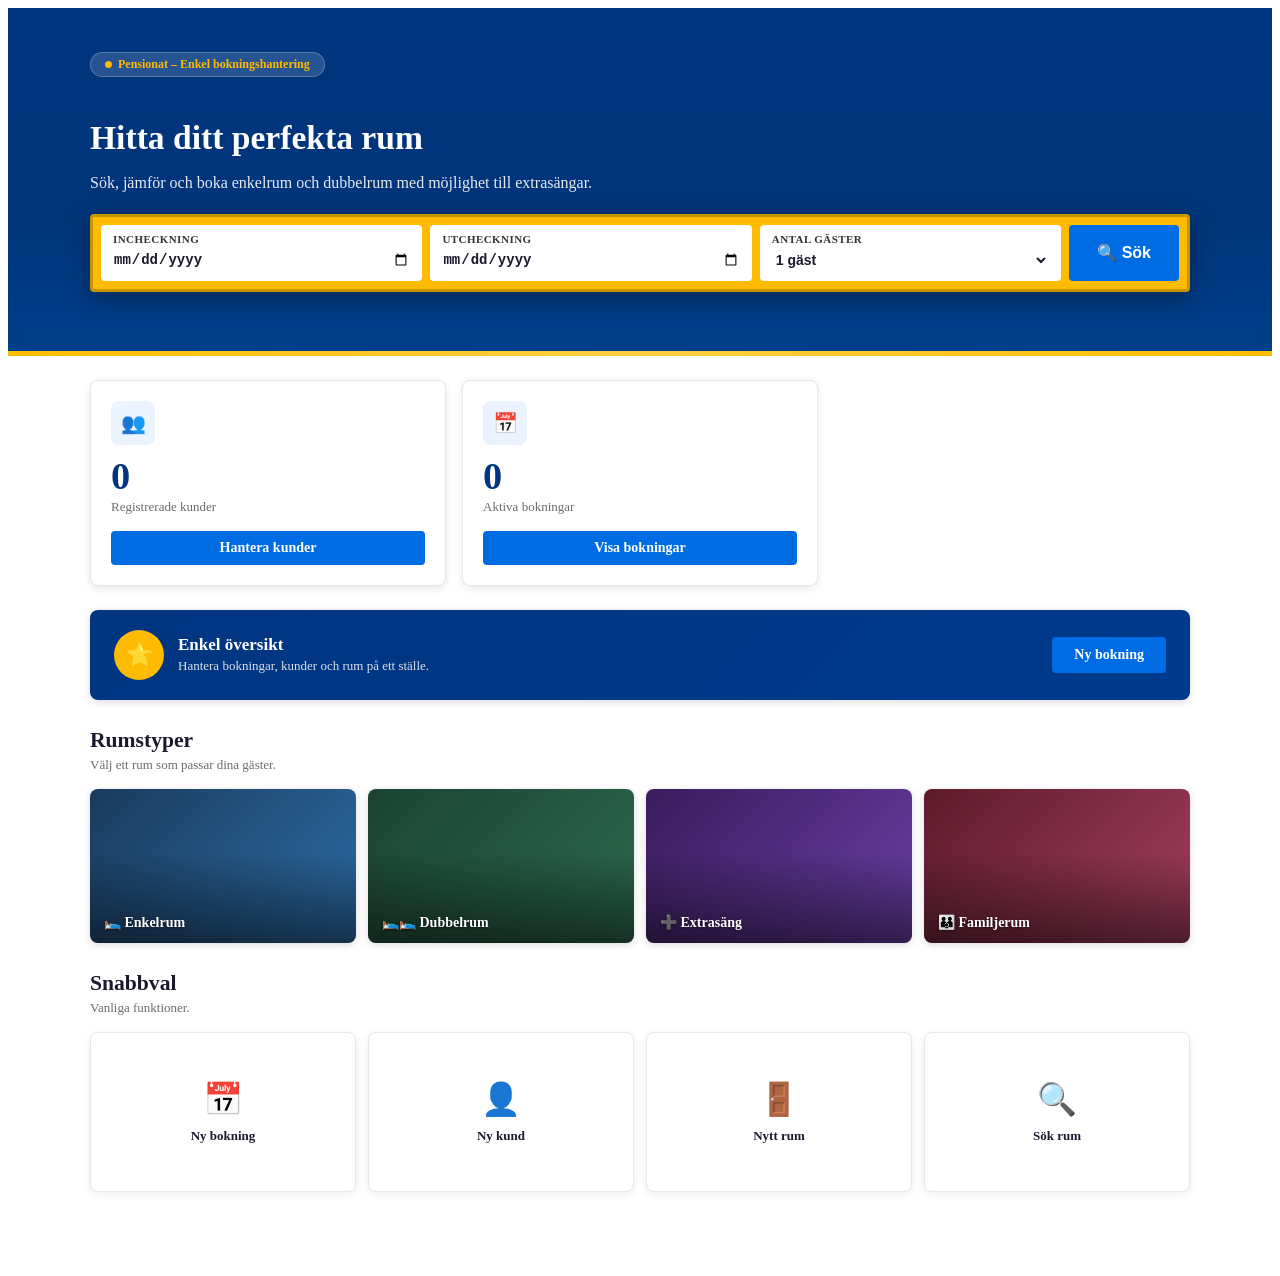
<file: src/main/resources/templates/index.html>
<!DOCTYPE html>
<html lang="sv" xmlns:th="http://www.thymeleaf.org">
<head th:replace="~{fragments/layout :: head('Hem')}"><title>Pensionat</title></head>
<body>
<header th:replace="~{fragments/layout :: navbar}"></header>

<!-- ═══════════════════════════════════════════
     HERO
     ═══════════════════════════════════════════ -->
<section style="background:linear-gradient(180deg,#003580 0%,#00357a 60%,#003f8c 100%);
                padding:44px 0 64px; color:#fff; position:relative; overflow:hidden;">
    <!-- Yellow bottom accent line -->
    <div style="position:absolute;bottom:0;left:0;right:0;height:5px;
              background:linear-gradient(90deg,#febb02,#ffcf40,#febb02)"></div>

    <div class="container" style="max-width:1100px;margin:0 auto;padding:0 16px">
        <!-- Badge -->
        <div style="display:inline-flex;align-items:center;gap:6px;
                background:rgba(255,255,255,.15);border:1px solid rgba(255,255,255,.25);
                border-radius:20px;padding:4px 14px;font-size:12px;font-weight:700;
                color:#febb02;margin-bottom:14px;">
            <span style="width:7px;height:7px;background:#febb02;border-radius:50%;display:inline-block"></span>
            Pensionat &ndash; Enkel bokningshantering
        </div>

        <h1 style="font-size:2.1rem;font-weight:800;line-height:1.15;margin-bottom:8px;color:#fff">
            Hitta ditt perfekta rum
        </h1>
        <p style="font-size:1rem;opacity:.9;max-width:540px;margin-bottom:0;color:#fff">
            Sök, jämför och boka enkelrum och dubbelrum med möjlighet till extrasängar.
        </p>

        <!-- Search strip -->
        <form method="get" th:action="@{/bookings/search}" style="margin-top:22px">
            <div style="background:#febb02;border-radius:4px;border:3px solid #c89501;
                  padding:8px;display:flex;gap:8px;align-items:stretch;flex-wrap:wrap;
                  box-shadow:0 6px 24px rgba(0,0,0,.35)">

                <div style="background:#fff;border-radius:4px;padding:8px 12px;min-width:160px;
                    flex:1 1 160px;display:flex;flex-direction:column;gap:2px">
                    <label style="font-size:11px;font-weight:800;color:#333;
                        text-transform:uppercase;letter-spacing:.04em;margin:0">
                        Incheckning
                    </label>
                    <input type="date" name="preCheckIn"
                           style="border:none;font-size:14px;font-weight:700;color:#1a1a2e;
                        height:26px;padding:0;background:transparent;outline:none;width:100%">
                </div>

                <div style="background:#fff;border-radius:4px;padding:8px 12px;min-width:160px;
                    flex:1 1 160px;display:flex;flex-direction:column;gap:2px">
                    <label style="font-size:11px;font-weight:800;color:#333;
                        text-transform:uppercase;letter-spacing:.04em;margin:0">
                        Utcheckning
                    </label>
                    <input type="date" name="preCheckOut"
                           style="border:none;font-size:14px;font-weight:700;color:#1a1a2e;
                        height:26px;padding:0;background:transparent;outline:none;width:100%">
                </div>

                <div style="background:#fff;border-radius:4px;padding:8px 12px;min-width:140px;
                    flex:1 1 140px;display:flex;flex-direction:column;gap:2px">
                    <label style="font-size:11px;font-weight:800;color:#333;
                        text-transform:uppercase;letter-spacing:.04em;margin:0">
                        Antal gäster
                    </label>
                    <select name="preGuests"
                            style="border:none;font-size:14px;font-weight:700;color:#1a1a2e;
                         height:26px;padding:0;background:transparent;outline:none;width:100%">
                        <option value="1">1 gäst</option>
                        <option value="2">2 gäster</option>
                        <option value="3">3 gäster</option>
                        <option value="4">4 gäster</option>
                    </select>
                </div>

                <button type="submit"
                        style="background:#006ce4;color:#fff;font-weight:800;font-size:16px;
                       border:none;min-height:52px;padding:0 28px;border-radius:4px;
                       white-space:nowrap;cursor:pointer;flex-shrink:0">
                    &#128269; Sök
                </button>
            </div>
        </form>
    </div>
</section>

<!-- ═══════════════════════════════════════════
     MAIN CONTENT
     ═══════════════════════════════════════════ -->
<main style="max-width:1100px;margin:0 auto;padding:24px 16px 48px">

    <!-- Stat cards -->
    <div style="display:grid;grid-template-columns:repeat(3,1fr);gap:16px;margin-bottom:24px">

        <div style="background:#fff;border:1px solid #e7e7e7;border-radius:8px;
                padding:20px;box-shadow:0 2px 8px rgba(0,0,0,.1)">
            <div style="width:44px;height:44px;background:#ebf3ff;border-radius:8px;
                  display:flex;align-items:center;justify-content:center;
                  font-size:20px;margin-bottom:12px">&#128101;
            </div>
            <div style="font-size:2.4rem;font-weight:800;color:#003580;line-height:1;margin-bottom:4px"
                 th:text="${customerCount}">0
            </div>
            <div style="font-size:13px;color:#6b6b6b;margin-bottom:16px">Registrerade kunder</div>
            <a th:href="@{/customers}"
               style="display:block;background:#006ce4;color:#fff;text-align:center;
                font-weight:700;padding:9px 16px;border-radius:4px;text-decoration:none;
                font-size:14px">
                Hantera kunder
            </a>
        </div>

        <div style="background:#fff;border:1px solid #e7e7e7;border-radius:8px;
                padding:20px;box-shadow:0 2px 8px rgba(0,0,0,.1)">
            <div style="width:44px;height:44px;background:#ebf3ff;border-radius:8px;
                  display:flex;align-items:center;justify-content:center;
                  font-size:20px;margin-bottom:12px">&#128197;
            </div>
            <div style="font-size:2.4rem;font-weight:800;color:#003580;line-height:1;margin-bottom:4px"
                 th:text="${bookingCount}">0
            </div>
            <div style="font-size:13px;color:#6b6b6b;margin-bottom:16px">Aktiva bokningar</div>
            <a th:href="@{/bookings}"
               style="display:block;background:#006ce4;color:#fff;text-align:center;
                font-weight:700;padding:9px 16px;border-radius:4px;text-decoration:none;
                font-size:14px">
                Visa bokningar
            </a>
        </div>
    </div>

    <!-- Promo banner -->
    <div style="background:linear-gradient(135deg,#003580 0%,#003a8c 100%);
              border-radius:8px;padding:20px 24px;color:#fff;
              display:flex;align-items:center;justify-content:space-between;
              gap:16px;margin-bottom:28px;box-shadow:0 2px 8px rgba(0,0,0,.15);
              flex-wrap:wrap">
        <div style="display:flex;align-items:center;gap:14px">
            <div style="width:50px;height:50px;background:#febb02;border-radius:50%;
                  display:flex;align-items:center;justify-content:center;
                  font-size:22px;flex-shrink:0">&#11088;
            </div>
            <div>
                <div style="font-size:17px;font-weight:800;margin-bottom:3px">Enkel översikt</div>
                <div style="font-size:13px;opacity:.85">Hantera bokningar, kunder och rum på ett ställe.</div>
            </div>
        </div>
        <a th:href="@{/bookings/new}"
           style="background:#006ce4;color:#fff;border:none;border-radius:4px;
              font-weight:700;padding:10px 22px;text-decoration:none;
              white-space:nowrap;font-size:14px;display:inline-block">
            Ny bokning
        </a>
    </div>

    <!-- Room types -->
    <div style="margin-bottom:28px">
        <div style="font-size:1.35rem;font-weight:800;color:#1a1a2e;margin-bottom:4px">Rumstyper</div>
        <div style="font-size:13px;color:#6b6b6b;margin-bottom:16px">Välj ett rum som passar dina gäster.</div>

        <div style="display:grid;grid-template-columns:repeat(4,1fr);gap:12px">

            <a th:href="@{/bookings/search}" style="text-decoration:none;display:block">
                <div style="background:linear-gradient(135deg,#1a3a5c 0%,#2d6ea8 100%);
                    border-radius:8px;height:130px;display:flex;align-items:flex-end;
                    padding:12px 14px;box-shadow:0 2px 8px rgba(0,0,0,.15);
                    transition:transform .2s;cursor:pointer;overflow:hidden;position:relative">
                    <div style="position:absolute;inset:0;background:linear-gradient(180deg,transparent 40%,rgba(0,0,0,.55) 100%)"></div>
                    <span style="position:relative;z-index:1;color:#fff;font-weight:800;
                       font-size:14px;text-shadow:0 1px 3px rgba(0,0,0,.5)">
            &#128716; Enkelrum
          </span>
                </div>
            </a>

            <a th:href="@{/bookings/search}" style="text-decoration:none;display:block">
                <div style="background:linear-gradient(135deg,#1b4332 0%,#2d6a4f 100%);
                    border-radius:8px;height:130px;display:flex;align-items:flex-end;
                    padding:12px 14px;box-shadow:0 2px 8px rgba(0,0,0,.15);
                    transition:transform .2s;cursor:pointer;overflow:hidden;position:relative">
                    <div style="position:absolute;inset:0;background:linear-gradient(180deg,transparent 40%,rgba(0,0,0,.55) 100%)"></div>
                    <span style="position:relative;z-index:1;color:#fff;font-weight:800;
                       font-size:14px;text-shadow:0 1px 3px rgba(0,0,0,.5)">
            &#128716;&#128716; Dubbelrum
          </span>
                </div>
            </a>

            <a th:href="@{/bookings/search}" style="text-decoration:none;display:block">
                <div style="background:linear-gradient(135deg,#3b1a5c 0%,#6d3fa8 100%);
                    border-radius:8px;height:130px;display:flex;align-items:flex-end;
                    padding:12px 14px;box-shadow:0 2px 8px rgba(0,0,0,.15);
                    transition:transform .2s;cursor:pointer;overflow:hidden;position:relative">
                    <div style="position:absolute;inset:0;background:linear-gradient(180deg,transparent 40%,rgba(0,0,0,.55) 100%)"></div>
                    <span style="position:relative;z-index:1;color:#fff;font-weight:800;
                       font-size:14px;text-shadow:0 1px 3px rgba(0,0,0,.5)">
            &#10133; Extrasäng
          </span>
                </div>
            </a>

            <a th:href="@{/bookings/search}" style="text-decoration:none;display:block">
                <div style="background:linear-gradient(135deg,#5c1a2a 0%,#a83f60 100%);
                    border-radius:8px;height:130px;display:flex;align-items:flex-end;
                    padding:12px 14px;box-shadow:0 2px 8px rgba(0,0,0,.15);
                    transition:transform .2s;cursor:pointer;overflow:hidden;position:relative">
                    <div style="position:absolute;inset:0;background:linear-gradient(180deg,transparent 40%,rgba(0,0,0,.55) 100%)"></div>
                    <span style="position:relative;z-index:1;color:#fff;font-weight:800;
                       font-size:14px;text-shadow:0 1px 3px rgba(0,0,0,.5)">
            &#128106; Familjerum
          </span>
                </div>
            </a>

        </div>
    </div>

    <!-- Quick actions -->
    <div style="margin-bottom:28px">
        <div style="font-size:1.35rem;font-weight:800;color:#1a1a2e;margin-bottom:4px">Snabbval</div>
        <div style="font-size:13px;color:#6b6b6b;margin-bottom:16px">Vanliga funktioner.</div>

        <div style="display:grid;grid-template-columns:repeat(4,1fr);gap:12px">

            <a th:href="@{/bookings/new}"
               style="background:#fff;border:1px solid #e7e7e7;border-radius:8px;
                padding:24px 16px;display:flex;flex-direction:column;align-items:center;
                justify-content:center;gap:10px;text-decoration:none;color:#1a1a2e;
                box-shadow:0 2px 8px rgba(0,0,0,.08);min-height:110px;
                transition:box-shadow .2s,transform .2s;text-align:center">
                <span style="font-size:2rem">&#128197;</span>
                <span style="font-weight:700;font-size:13px">Ny bokning</span>
            </a>

            <a
               style="background:#fff;border:1px solid #e7e7e7;border-radius:8px;
                padding:24px 16px;display:flex;flex-direction:column;align-items:center;
                justify-content:center;gap:10px;text-decoration:none;color:#1a1a2e;
                box-shadow:0 2px 8px rgba(0,0,0,.08);min-height:110px;
                transition:box-shadow .2s,transform .2s;text-align:center">
                <span style="font-size:2rem">&#128100;</span>
                <span style="font-weight:700;font-size:13px">Ny kund</span>
            </a>

            <a th:href="@{/rooms/new}"
               style="background:#fff;border:1px solid #e7e7e7;border-radius:8px;
                padding:24px 16px;display:flex;flex-direction:column;align-items:center;
                justify-content:center;gap:10px;text-decoration:none;color:#1a1a2e;
                box-shadow:0 2px 8px rgba(0,0,0,.08);min-height:110px;
                transition:box-shadow .2s,transform .2s;text-align:center">
                <span style="font-size:2rem">&#128682;</span>
                <span style="font-weight:700;font-size:13px">Nytt rum</span>
            </a>

            <a th:href="@{/bookings/search}"
               style="background:#fff;border:1px solid #e7e7e7;border-radius:8px;
                padding:24px 16px;display:flex;flex-direction:column;align-items:center;
                justify-content:center;gap:10px;text-decoration:none;color:#1a1a2e;
                box-shadow:0 2px 8px rgba(0,0,0,.08);min-height:110px;
                transition:box-shadow .2s,transform .2s;text-align:center">
                <span style="font-size:2rem">&#128269;</span>
                <span style="font-weight:700;font-size:13px">Sök rum</span>
            </a>

        </div>
    </div>

</main>

<!-- Responsive grid fix for mobile -->
<style>
    @media (max-width: 767px) {
        main > div[style*="grid-template-columns:repeat(3"] {
            display: grid !important;
            grid-template-columns:1fr !important;
        }

        main > div[style*="grid-template-columns:repeat(4"] {
            display: grid !important;
            grid-template-columns:repeat(2, 1fr) !important;
        }
    }
</style>

<footer th:replace="~{fragments/layout :: footer}"></footer>
<div th:replace="~{fragments/layout :: scripts}"></div>
</body>
</html>
</file>
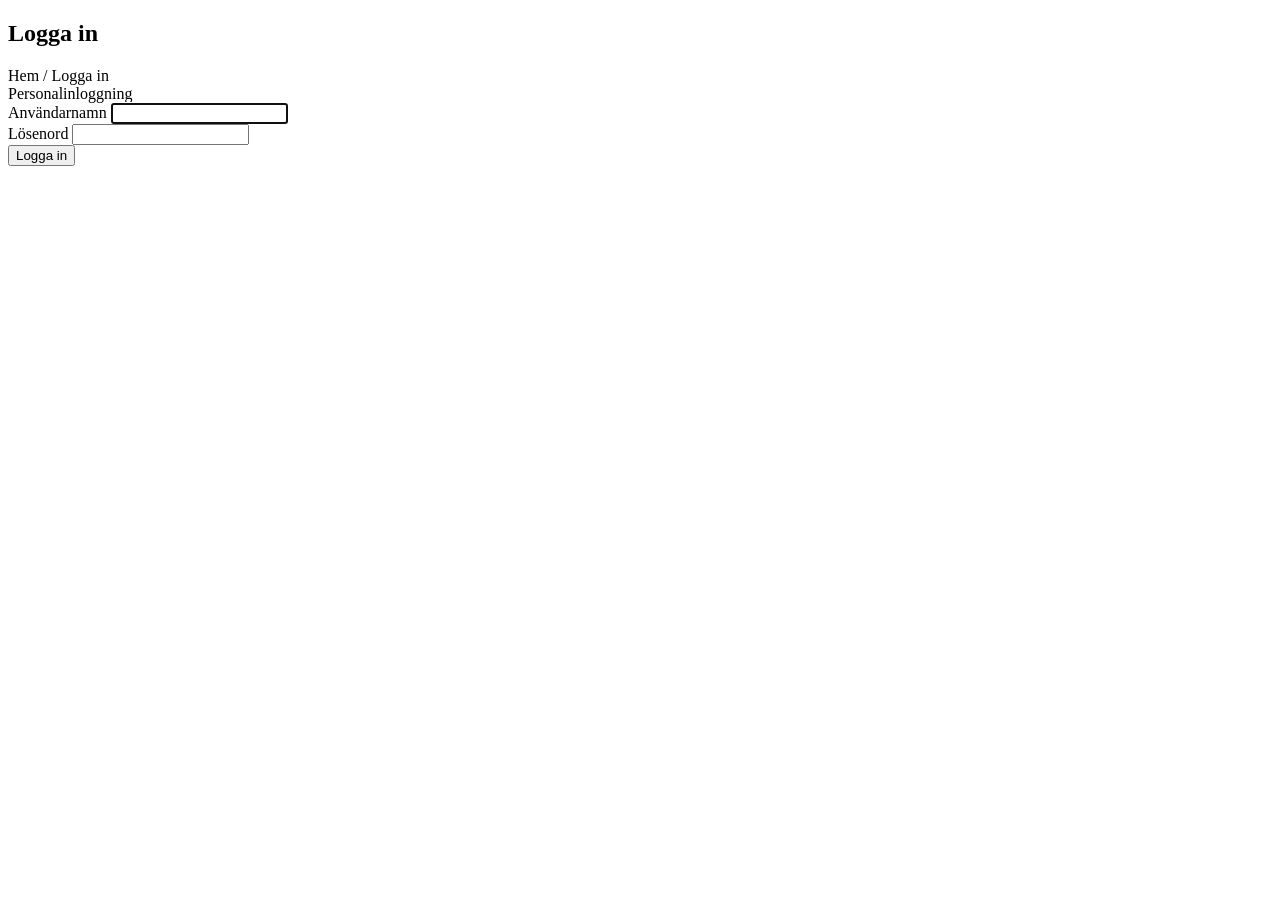
<file: src/main/resources/templates/login.html>
<!DOCTYPE html>
<html lang="sv" xmlns:th="http://www.thymeleaf.org">
<head th:replace="~{fragments/layout :: head('Logga in')}"><title>Pensionat</title></head>
<body>
<nav th:replace="~{fragments/layout :: navbar}"></nav>

<div class="bk-page-bar">
    <div class="container">
        <h2><i class="bi bi-shield-lock me-2"></i>Logga in</h2>
        <div class="bk-breadcrumb">
            <a th:href="@{/}">Hem</a>
            <span class="sep">/</span>
            <span>Logga in</span>
        </div>
    </div>
</div>

<main class="container py-4">
    <div class="row justify-content-center">
        <div class="col-md-6 col-lg-5">

            <div class="bk-alert-danger mb-3" th:if="${errorMessage}">
                <i class="bi bi-exclamation-triangle-fill me-2"></i>
                <span th:text="${errorMessage}"></span>
            </div>

            <div class="bk-card">
                <div class="bk-card-header">
                    <i class="bi bi-person-lock me-2"></i>Personalinloggning
                </div>
                <div class="p-4">
                    <form method="post" th:action="@{/login}">
                        <div class="mb-3">
                            <label class="bk-label" for="username">Användarnamn</label>
                            <input class="bk-input" type="text" id="username" name="username" required autofocus>
                        </div>
                        <div class="mb-3">
                            <label class="bk-label" for="password">Lösenord</label>
                            <input class="bk-input" type="password" id="password" name="password" required>
                        </div>
                        <button type="submit" class="btn-bk w-100">Logga in</button>
                    </form>
                </div>
            </div>

        </div>
    </div>
</main>

<footer th:replace="~{fragments/layout :: footer}"></footer>
<div th:replace="~{fragments/layout :: scripts}"></div>
</body>
</html>
</file>
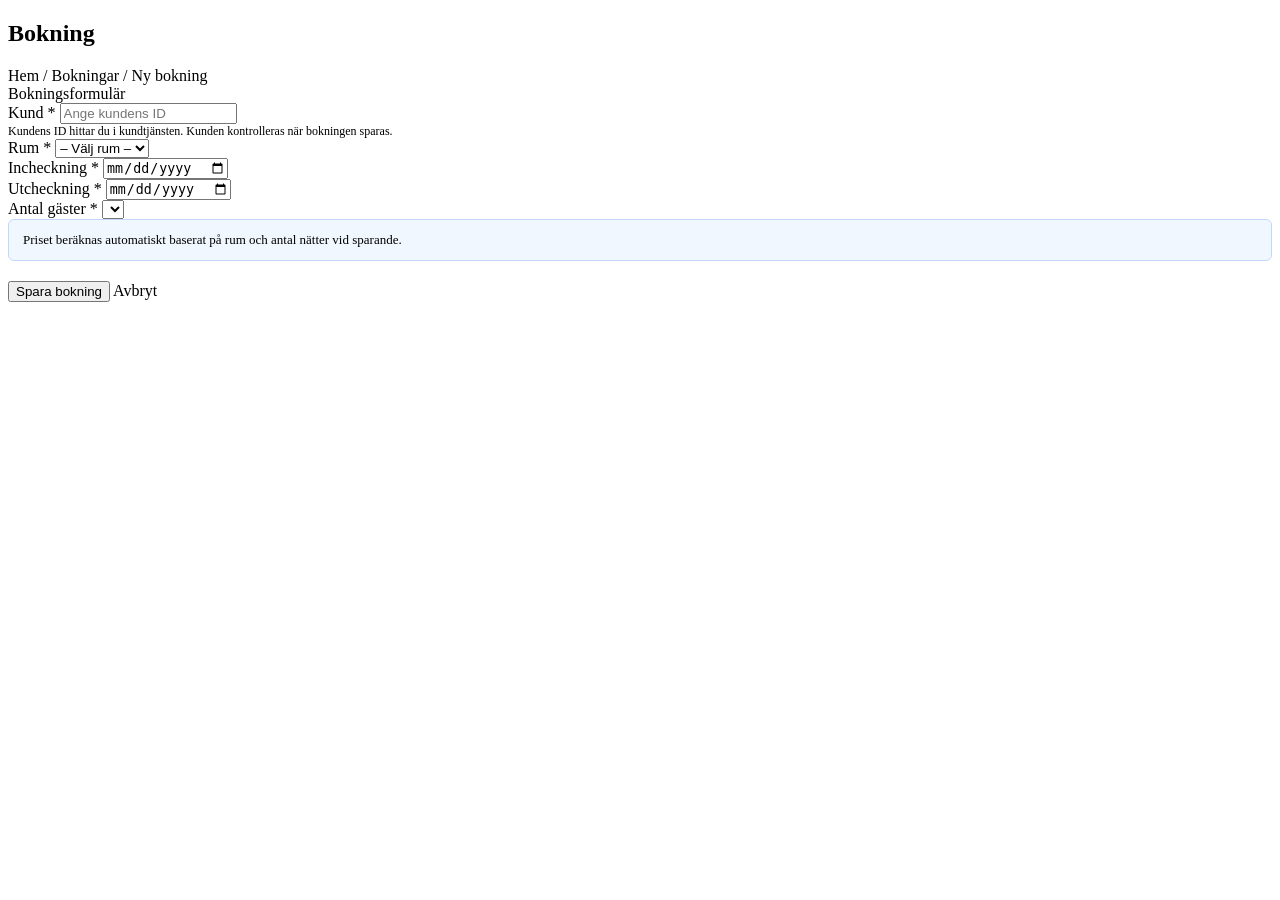
<file: src/main/resources/templates/bookings/form.html>
<!DOCTYPE html>
<html lang="sv" xmlns:th="http://www.thymeleaf.org">
<head th:replace="~{fragments/layout :: head(${pageTitle})}"><title>Pensionat</title></head>
<body>
<nav th:replace="~{fragments/layout :: navbar}"></nav>

<div class="bk-page-bar">
    <div class="container">
        <h2 th:text="${pageTitle}"><i class="bi bi-calendar-plus me-2"></i>Bokning</h2>
        <div class="bk-breadcrumb">
            <a th:href="@{/}">Hem</a>
            <span class="sep">/</span>
            <a th:href="@{/bookings}">Bokningar</a>
            <span class="sep">/</span>
            <span th:text="${pageTitle}">Ny bokning</span>
        </div>
    </div>
</div>

<main class="container py-4">
    <div class="row justify-content-center">
        <div class="col-md-8 col-lg-7">

            <!-- Error alert -->
            <div class="bk-alert-danger mb-3" th:if="${errorMessage}">
                <i class="bi bi-exclamation-triangle-fill me-2"></i>
                <span th:text="${errorMessage}"></span>
            </div>

            <div class="bk-card">
                <div class="bk-card-header">
                    <i class="bi bi-calendar-check me-2" style="color:var(--bk-blue)"></i>
                    <span th:text="${pageTitle}">Bokningsformulär</span>
                </div>
                <div class="p-4">
                    <form method="post"
                          th:action="${bookingId == null ? '/bookings' : '/bookings/' + bookingId}">

                        <!-- Customer -->
                        <div class="mb-3">
                            <label class="bk-label">
                                <i class="bi bi-person me-1"></i>Kund
                                <span class="text-danger">*</span>
                            </label>
                            <input class="form-control bk-input" type="number" name="customerId"
                                   th:value="${selectedCustomerId}" required
                                   placeholder="Ange kundens ID">
                            <div class="mt-1" style="font-size:12px; color:var(--bk-text-light)">
                                Kundens ID hittar du i kundtjänsten. Kunden kontrolleras när bokningen sparas.
                            </div>
                        </div>

                        <!-- Room -->
                        <div class="mb-3">
                            <label class="bk-label">
                                <i class="bi bi-door-open me-1"></i>Rum
                                <span class="text-danger">*</span>
                            </label>
                            <select class="form-select bk-input" name="roomId" required>
                                <option value="">– Välj rum –</option>
                                <option th:each="r : ${rooms}"
                                        th:selected="${r.id == selectedRoomId}"
                                        th:text="${'Rum ' + r.roomNumber + ' – ' + r.typeDescription + ' – ' + #numbers.formatDecimal(r.pricePerNight,1,'COMMA',0,'POINT') + ' kr/natt'}"
                                        th:value="${r.id}"></option>
                            </select>
                        </div>

                        <!-- Dates -->
                        <div class="row g-3 mb-3">
                            <div class="col-6">
                                <label class="bk-label">
                                    <i class="bi bi-calendar-arrow-down me-1"></i>Incheckning
                                    <span class="text-danger">*</span>
                                </label>
                                <input class="form-control bk-input" name="checkIn" required
                                       th:value="${selectedCheckIn}" type="date">
                            </div>
                            <div class="col-6">
                                <label class="bk-label">
                                    <i class="bi bi-calendar-arrow-up me-1"></i>Utcheckning
                                    <span class="text-danger">*</span>
                                </label>
                                <input class="form-control bk-input" name="checkOut" required
                                       th:value="${selectedCheckOut}" type="date">
                            </div>
                        </div>

                        <!-- Guests -->
                        <div class="mb-4">
                            <label class="bk-label">
                                <i class="bi bi-people me-1"></i>Antal gäster
                                <span class="text-danger">*</span>
                            </label>
                            <select class="form-select bk-input" name="numberOfGuests" required>
                                <option th:each="n : ${#numbers.sequence(1,4)}"
                                        th:selected="${n == selectedGuests}"
                                        th:text="${n + (n == 1 ? ' gäst' : ' gäster')}"
                                        th:value="${n}"></option>
                            </select>
                        </div>

                        <!-- Info box -->
                        <div style="background:#f0f7ff; border:1px solid #c0d8ff; border-radius:6px; padding:12px 14px; margin-bottom:20px; font-size:13px;">
                            <i class="bi bi-info-circle-fill me-2" style="color:var(--bk-blue)"></i>
                            Priset beräknas automatiskt baserat på rum och antal nätter vid sparande.
                        </div>

                        <div class="d-flex gap-2">
                            <button class="btn btn-bk px-4" type="submit">
                                <i class="bi bi-check-lg me-1"></i>Spara bokning
                            </button>
                            <a class="btn btn-outline-secondary" th:href="@{/bookings}">
                                <i class="bi bi-x me-1"></i>Avbryt
                            </a>
                        </div>
                    </form>
                </div>
            </div>

        </div>
    </div>
</main>

<footer th:replace="~{fragments/layout :: footer}"></footer>
<div th:replace="~{fragments/layout :: scripts}"></div>
</body>
</html>
</file>
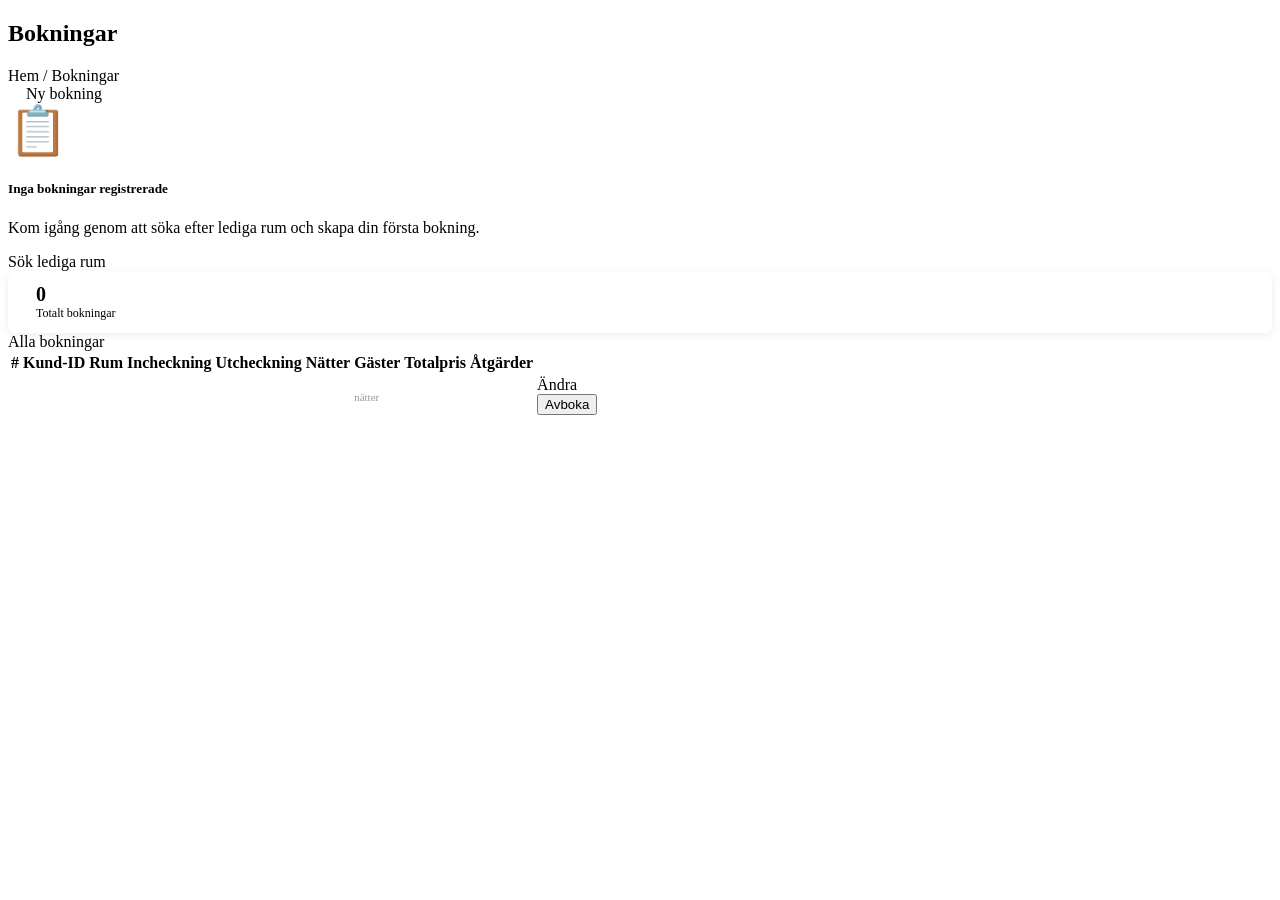
<file: src/main/resources/templates/bookings/list.html>
<!DOCTYPE html>
<html lang="sv" xmlns:th="http://www.thymeleaf.org">
<head th:replace="~{fragments/layout :: head('Bokningar')}"><title>Pensionat</title></head>
<body>
<nav th:replace="~{fragments/layout :: navbar}"></nav>

<div class="bk-page-bar">
    <div class="container d-flex justify-content-between align-items-center">
        <div>
            <h2><i class="bi bi-calendar-check me-2"></i>Bokningar</h2>
            <div class="bk-breadcrumb">
                <a th:href="@{/}">Hem</a>
                <span class="sep">/</span>
                <span>Bokningar</span>
            </div>
        </div>
        <a class="btn-nav-solid" style="padding:8px 18px" th:href="@{/bookings/new}">
            <i class="bi bi-plus-lg me-1"></i>Ny bokning
        </a>
    </div>
</div>

<main class="container py-4">
    <div th:replace="~{fragments/layout :: alerts}"></div>

    <!-- Empty state -->
    <div class="bk-card p-5 text-center"
         th:if="${bookings.isEmpty()}">
        <div style="font-size:3rem; margin-bottom:12px">📋</div>
        <h5 class="fw-bold mb-2">Inga bokningar registrerade</h5>
        <p class="text-muted mb-3">Kom igång genom att söka efter lediga rum och skapa din första bokning.</p>
        <a class="btn btn-bk" th:href="@{/bookings/search}">
            <i class="bi bi-search me-1"></i>Sök lediga rum
        </a>
    </div>

    <!-- Summary strip -->
    <div class="row g-3 mb-3" th:unless="${bookings.isEmpty()}">
        <div class="col-sm-6 col-lg-3">
            <div style="background:#fff; border:1px solid var(--bk-border); border-radius:8px; padding:12px 16px; display:flex; align-items:center; gap:12px; box-shadow:0 2px 8px rgba(0,0,0,.08)">
                <i class="bi bi-calendar2-check-fill" style="font-size:1.5rem; color:var(--bk-blue)"></i>
                <div>
                    <div style="font-size:20px; font-weight:800; color:var(--bk-navy)" th:text="${bookings.size()}">0
                    </div>
                    <div style="font-size:12px; color:var(--bk-text-light)">Totalt bokningar</div>
                </div>
            </div>
        </div>
    </div>

    <!-- Bookings table -->
    <div class="bk-card" th:unless="${bookings.isEmpty()}">
        <div class="bk-card-header d-flex justify-content-between align-items-center">
            <span><i class="bi bi-table me-2"></i>Alla bokningar</span>
            <span class="text-muted" style="font-size:12px; font-weight:400"
                  th:text="${bookings.size() + ' poster'}"></span>
        </div>
        <div style="overflow-x:auto">
            <table class="bk-table">
                <thead>
                <tr>
                    <th>#</th>
                    <th>Kund-ID</th>
                    <th>Rum</th>
                    <th>Incheckning</th>
                    <th>Utcheckning</th>
                    <th class="text-center">Nätter</th>
                    <th class="text-center">Gäster</th>
                    <th class="text-end">Totalpris</th>
                    <th class="text-end">Åtgärder</th>
                </tr>
                </thead>
                <tbody>
                <tr th:each="b : ${bookings}">
                    <td>
                        <span style="font-size:11px; color:#999; font-weight:600"
                              th:text="'#' + ${b.id}"></span>
                    </td>
                    <td>
                    <td>
                        <div class="fw-bold" th:text="'Kund #' + ${b.customerId}"></div>
                    </td>
                    <td>
                        <span class="fw-semibold" th:text="${'Rum ' + b.roomNumber}"></span>
                        <span class="badge-type-single ms-1"
                              th:if="${b.roomTypeDisplayName != null}"
                              th:text="${b.roomTypeDisplayName}"></span>
                    </td>
                    <td>
                        <span th:text="${#temporals.format(b.checkIn,'yyyy-MM-dd')}"></span>
                    </td>
                    <td>
                        <span th:text="${#temporals.format(b.checkOut,'yyyy-MM-dd')}"></span>
                    </td>
                    <td class="text-center">
                        <span class="fw-bold" th:text="${b.nights}"></span>
                        <span style="font-size:11px; color:#999"> nätter</span>
                    </td>
                    <td class="text-center">
                        <i class="bi bi-person-fill" style="color:var(--bk-text-light); font-size:12px"></i>
                        <span th:text="${b.numberOfGuests}"></span>
                    </td>
                    <td class="text-end">
                        <span class="fw-bold" style="color:var(--bk-navy); font-size:15px"
                              th:text="${#numbers.formatDecimal(b.totalPrice,1,'COMMA',0,'POINT') + ' kr'}"></span>
                    </td>
                    <td class="text-end">
                        <div class="d-flex gap-1 justify-content-end">
                            <a class="btn btn-bk btn-sm"
                               th:href="@{/bookings/{id}/edit(id=${b.id})}">
                                <i class="bi bi-pencil me-1"></i>Ändra
                            </a>
                            <form class="d-inline" method="post"
                                  onsubmit="return confirm('Avboka denna bokning?');"
                                  th:action="@{/bookings/{id}/delete(id=${b.id})}">
                                <button class="btn btn-outline-danger btn-sm" type="submit">
                                    <i class="bi bi-x-lg me-1"></i>Avboka
                                </button>
                            </form>
                        </div>
                    </td>
                </tr>
                </tbody>
            </table>
        </div>
    </div>
</main>

<footer th:replace="~{fragments/layout :: footer}"></footer>
<div th:replace="~{fragments/layout :: scripts}"></div>
</body>
</html>
</file>
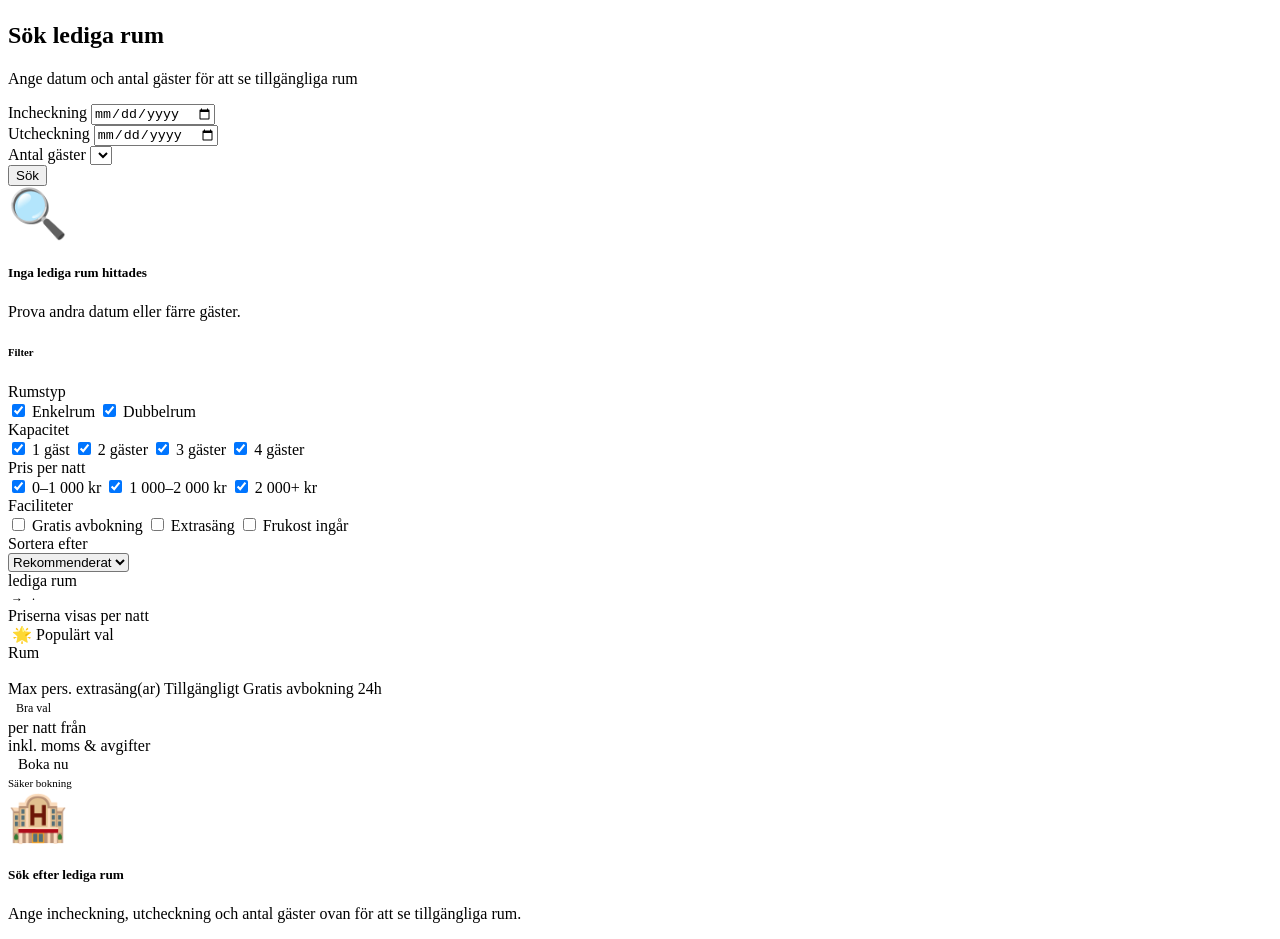
<file: src/main/resources/templates/bookings/search.html>
<!DOCTYPE html>
<html lang="sv" xmlns:th="http://www.thymeleaf.org">
<head th:replace="~{fragments/layout :: head('Sök lediga rum')}"><title>Pensionat</title></head>
<body>
<nav th:replace="~{fragments/layout :: navbar}"></nav>

<!-- ═══════ SEARCH HERO ═══════ -->
<section class="bk-hero">
    <div class="container">
        <h1><i class="bi bi-search me-2" style="font-size:1.6rem"></i>Sök lediga rum</h1>
        <p class="lead">Ange datum och antal gäster för att se tillgängliga rum</p>

        <form method="post" th:action="@{/bookings/search}" th:object="${searchForm}">
            <div class="bk-search-strip">
                <div class="bk-search-field">
                    <label><i class="bi bi-calendar3 me-1"></i>Incheckning</label>
                    <input class="form-control"
                           th:classappend="${#fields.hasErrors('checkIn')} ? 'is-invalid'"
                           th:field="*{checkIn}" type="date">
                </div>
                <div class="bk-search-field">
                    <label><i class="bi bi-calendar3 me-1"></i>Utcheckning</label>
                    <input class="form-control"
                           th:classappend="${#fields.hasErrors('checkOut')} ? 'is-invalid'"
                           th:field="*{checkOut}" type="date">
                </div>
                <div class="bk-search-field">
                    <label><i class="bi bi-people me-1"></i>Antal gäster</label>
                    <select class="form-select" th:field="*{numberOfGuests}">
                        <option th:each="n : ${#numbers.sequence(1,4)}"
                                th:text="${n + (n == 1 ? ' gäst' : ' gäster')}"
                                th:value="${n}"></option>
                    </select>
                </div>
                <button class="btn-bk-search" type="submit">
                    <i class="bi bi-search me-1"></i>Sök
                </button>
            </div>

            <div class="mt-2 text-warning small fw-bold"
                 th:if="${#fields.hasErrors('checkIn') or #fields.hasErrors('checkOut') or #fields.hasErrors('numberOfGuests')}">
                <i class="bi bi-exclamation-circle me-1"></i>
                <span th:errors="*{checkIn}" th:if="${#fields.hasErrors('checkIn')}"></span>
                <span th:errors="*{checkOut}" th:if="${#fields.hasErrors('checkOut')}"></span>
                <span th:errors="*{numberOfGuests}" th:if="${#fields.hasErrors('numberOfGuests')}"></span>
            </div>
        </form>
    </div>
</section>

<!-- ═══════ MAIN ═══════ -->
<main class="container py-4">

    <!-- No results -->
    <div class="bk-card p-5 text-center"
         th:if="${availableRooms != null and availableRooms.isEmpty()}">
        <div style="font-size:3rem; margin-bottom:12px">🔍</div>
        <h5 class="fw-bold mb-2">Inga lediga rum hittades</h5>
        <p class="text-muted mb-0">Prova andra datum eller färre gäster.</p>
    </div>

    <!-- Results layout with filter sidebar -->
    <div class="row g-3" th:if="${availableRooms != null and !availableRooms.isEmpty()}">

        <!-- Filter sidebar -->
        <div class="col-lg-3">
            <div class="filter-card">
                <h6><i class="bi bi-sliders me-2"></i>Filter</h6>

                <div class="filter-section">
                    <div class="filter-section-title">Rumstyp</div>
                    <label class="filter-option">
                        <input type="checkbox" checked> Enkelrum
                    </label>
                    <label class="filter-option">
                        <input type="checkbox" checked> Dubbelrum
                    </label>
                </div>

                <div class="filter-section">
                    <div class="filter-section-title">Kapacitet</div>
                    <label class="filter-option"><input type="checkbox" checked> 1 gäst</label>
                    <label class="filter-option"><input type="checkbox" checked> 2 gäster</label>
                    <label class="filter-option"><input type="checkbox" checked> 3 gäster</label>
                    <label class="filter-option"><input type="checkbox" checked> 4 gäster</label>
                </div>

                <div class="filter-section">
                    <div class="filter-section-title">Pris per natt</div>
                    <label class="filter-option"><input type="checkbox" checked> 0–1 000 kr</label>
                    <label class="filter-option"><input type="checkbox" checked> 1 000–2 000 kr</label>
                    <label class="filter-option"><input type="checkbox" checked> 2 000+ kr</label>
                </div>

                <div class="filter-section">
                    <div class="filter-section-title">Faciliteter</div>
                    <label class="filter-option"><input type="checkbox"> Gratis avbokning</label>
                    <label class="filter-option"><input type="checkbox"> Extrasäng</label>
                    <label class="filter-option"><input type="checkbox"> Frukost ingår</label>
                </div>

                <div class="mt-3 pt-2 border-top">
                    <div class="filter-section-title mb-2">Sortera efter</div>
                    <select class="form-select form-select-sm" style="border-radius:3px">
                        <option>Rekommenderat</option>
                        <option>Lägsta pris</option>
                        <option>Högsta pris</option>
                        <option>Kapacitet</option>
                    </select>
                </div>
            </div>
        </div>

        <!-- Results list -->
        <div class="col-lg-9">
            <div class="d-flex justify-content-between align-items-center mb-3">
                <div>
                    <span class="fw-bold" style="font-size:16px" th:text="${availableRooms.size()}"></span>
                    <span style="font-size:16px"> lediga rum</span>
                    <div class="text-muted" style="font-size:12px; margin-top:2px">
                        <i class="bi bi-calendar3 me-1"></i>
                        <span th:text="${checkIn}"></span>
                        &nbsp;→&nbsp;
                        <span th:text="${checkOut}"></span>
                        &nbsp;·&nbsp;
                        <span th:text="${numberOfGuests + (numberOfGuests == 1 ? ' gäst' : ' gäster')}"></span>
                    </div>
                </div>
                <div class="text-muted small">
                    <i class="bi bi-info-circle me-1"></i>Priserna visas per natt
                </div>
            </div>

            <div class="d-flex flex-column gap-3">
                <div class="room-result-card" th:each="r : ${availableRooms}">

                    <!-- Image -->
                    <div class="room-result-img-wrap">
                        <img class="room-result-img"
                             th:src="@{/images/rooms/room-default.jpg}"
                             th:alt="${'Rum ' + r.roomNumber}"
                             onerror="this.style.display='none'; this.parentElement.style.background='linear-gradient(135deg,#1a3a5c,#2d6ea8)'">
                        <span class="room-badge" th:if="${r.type.name() == 'DOUBLE'}">
                            🌟 Populärt val
                        </span>
                    </div>

                    <!-- Info -->
                    <div class="room-result-body">
                        <div class="room-result-name">
                            Rum <span th:text="${r.roomNumber}"></span>
                        </div>
                        <div class="room-result-type">
                            <span class="badge-type-single" th:if="${r.type.name() == 'SINGLE'}"
                                  th:text="${r.type.displayName}"></span>
                            <span class="badge-type-double" th:if="${r.type.name() == 'DOUBLE'}"
                                  th:text="${r.type.displayName}"></span>
                            &nbsp;<span class="text-muted" th:text="${r.typeDescription}"></span>
                        </div>

                        <div class="room-feat">
                            <span class="room-feat-item">
                                <i class="bi bi-people"></i>
                                Max <strong th:text="${r.capacity}"></strong> pers.
                            </span>
                            <span class="room-feat-item" th:if="${r.extraBeds > 0}">
                                <i class="bi bi-plus-circle"></i>
                                <span th:text="${r.extraBeds}"></span> extrasäng(ar)
                            </span>
                            <span class="room-feat-item green">
                                <i class="bi bi-check-circle-fill"></i> Tillgängligt
                            </span>
                            <span class="room-feat-item">
                                <i class="bi bi-shield-check"></i> Gratis avbokning 24h
                            </span>
                        </div>

                        <div class="mt-auto">
                            <div class="bk-rating" style="font-size:12px; padding:3px 8px">
                                <i class="bi bi-star-fill me-1" style="color:var(--bk-yellow); font-size:10px"></i>
                                Bra val
                            </div>
                        </div>
                    </div>

                    <!-- Price + Book -->
                    <div class="room-result-price">
                        <div class="text-end">
                            <div class="price-label">per natt från</div>
                            <div class="price-amount"
                                 th:text="${#numbers.formatDecimal(r.pricePerNight,1,'COMMA',0,'POINT') + ' kr'}"></div>
                            <div class="price-night">inkl. moms &amp; avgifter</div>
                        </div>
                        <a class="btn btn-bk-yellow w-100"
                           style="padding:10px; font-size:15px; text-align:center"
                           th:href="@{/bookings/new(roomId=${r.id},checkIn=${checkIn},checkOut=${checkOut},guests=${numberOfGuests})}">
                            <i class="bi bi-calendar-check me-1"></i>Boka nu
                        </a>
                        <div class="text-muted text-end" style="font-size:11px; margin-top:4px">
                            <i class="bi bi-lock me-1"></i>Säker bokning
                        </div>
                    </div>
                </div>
            </div>
        </div>
    </div>

    <!-- Initial state (no search yet) -->
    <div class="bk-card p-5 text-center"
         th:if="${availableRooms == null}">
        <div style="font-size:3rem; margin-bottom:12px">🏨</div>
        <h5 class="fw-bold mb-2">Sök efter lediga rum</h5>
        <p class="text-muted mb-3">Ange incheckning, utcheckning och antal gäster ovan för att se tillgängliga rum.</p>
    </div>

</main>

<footer th:replace="~{fragments/layout :: footer}"></footer>
<div th:replace="~{fragments/layout :: scripts}"></div>
</body>
</html>
</file>
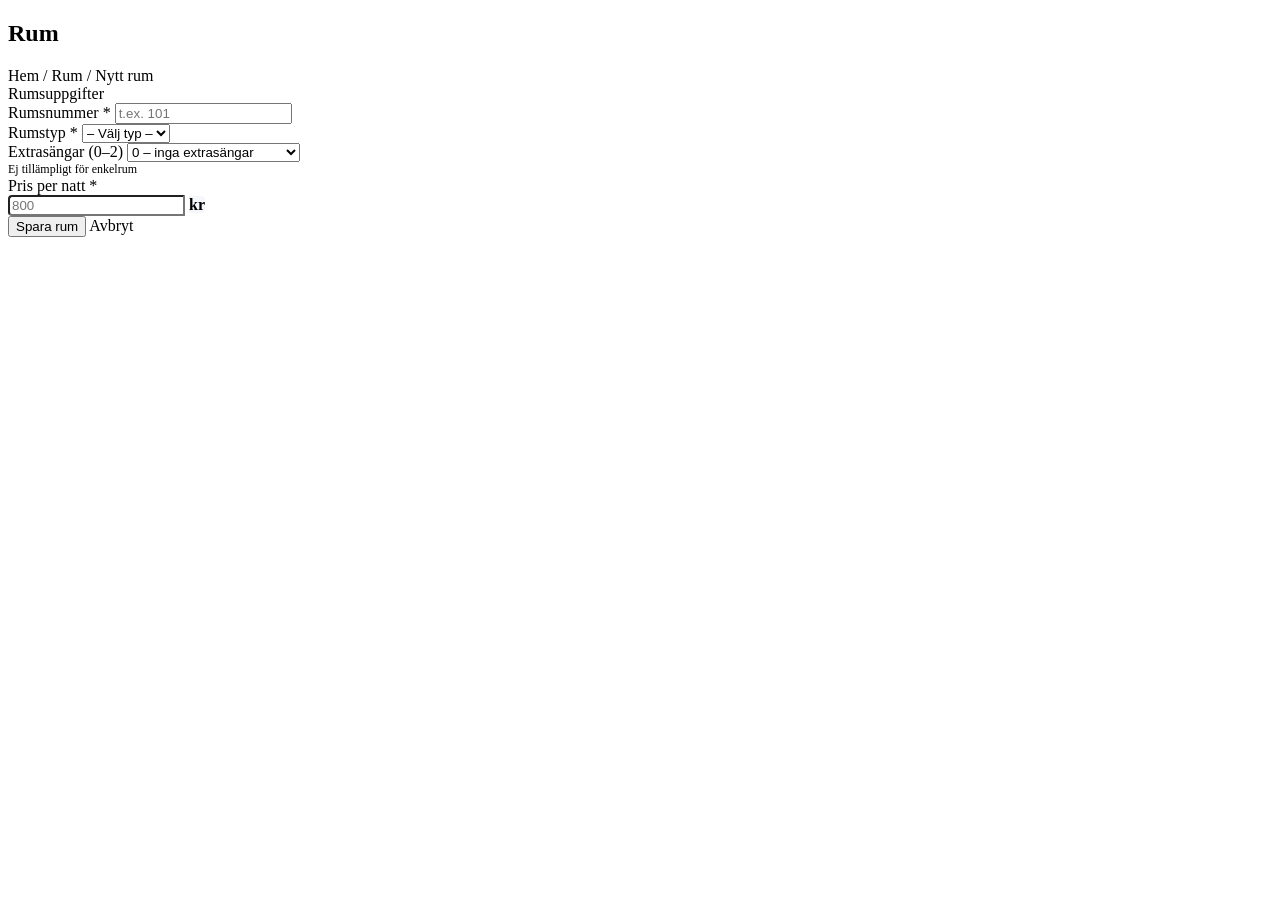
<file: src/main/resources/templates/rooms/form.html>
<!DOCTYPE html>
<html lang="sv" xmlns:th="http://www.thymeleaf.org">
<head th:replace="~{fragments/layout :: head(${pageTitle})}"><title>Pensionat</title></head>
<body>
<nav th:replace="~{fragments/layout :: navbar}"></nav>

<div class="bk-page-bar">
    <div class="container">
        <h2 th:text="${pageTitle}">Rum</h2>
        <div class="bk-breadcrumb">
            <a th:href="@{/}">Hem</a>
            <span class="sep">/</span>
            <a th:href="@{/rooms}">Rum</a>
            <span class="sep">/</span>
            <span th:text="${pageTitle}">Nytt rum</span>
        </div>
    </div>
</div>

<main class="container py-4">
    <div class="row justify-content-center">
        <div class="col-md-6 col-lg-5">
            <div class="bk-card">
                <div class="bk-card-header">
                    <i class="bi bi-door-open me-2" style="color:var(--bk-blue)"></i>
                    <span th:text="${pageTitle}">Rumsuppgifter</span>
                </div>
                <div class="p-4">
                    <form method="post"
                          th:action="${room.id == null ? '/rooms' : '/rooms/' + room.id}"
                          th:object="${room}">

                        <!-- Room number -->
                        <div class="mb-3">
                            <label class="bk-label">
                                <i class="bi bi-hash me-1"></i>Rumsnummer
                                <span class="text-danger">*</span>
                            </label>
                            <input class="form-control bk-input"
                                   placeholder="t.ex. 101"
                                   th:classappend="${#fields.hasErrors('roomNumber')} ? 'is-invalid'"
                                   th:field="*{roomNumber}"
                                   type="text">
                            <div class="invalid-feedback" th:errors="*{roomNumber}"></div>
                        </div>

                        <!-- Room type -->
                        <div class="mb-3">
                            <label class="bk-label">
                                <i class="bi bi-grid me-1"></i>Rumstyp
                                <span class="text-danger">*</span>
                            </label>
                            <select class="form-select bk-input"
                                    id="roomTypeSelect"
                                    th:classappend="${#fields.hasErrors('type')} ? 'is-invalid'"
                                    th:field="*{type}">
                                <option value="">– Välj typ –</option>
                                <option th:each="t : ${roomTypes}"
                                        th:text="${t.displayName}"
                                        th:value="${t.name()}"></option>
                            </select>
                            <div class="invalid-feedback" th:errors="*{type}"></div>
                        </div>

                        <!-- Extra beds -->
                        <div class="mb-3" id="extraBedsGroup">
                            <label class="bk-label">
                                <i class="bi bi-plus-circle me-1"></i>Extrasängar
                                <span class="text-muted fw-normal">(0–2)</span>
                            </label>
                            <select class="form-select bk-input" th:field="*{extraBeds}">
                                <option value="0">0 – inga extrasängar</option>
                                <option value="1">1 extrasäng (+1 gäst)</option>
                                <option value="2">2 extrasängar (+2 gäster)</option>
                            </select>
                            <div class="mt-1" style="font-size:12px; color:var(--bk-text-light)">
                                <i class="bi bi-info-circle me-1"></i>
                                Ej tillämpligt för enkelrum
                            </div>
                        </div>

                        <!-- Price -->
                        <div class="mb-4">
                            <label class="bk-label">
                                <i class="bi bi-currency-exchange me-1"></i>Pris per natt
                                <span class="text-danger">*</span>
                            </label>
                            <div class="input-group">
                                <input class="form-control bk-input"
                                       min="1" placeholder="800" step="1"
                                       th:classappend="${#fields.hasErrors('pricePerNight')} ? 'is-invalid'"
                                       th:field="*{pricePerNight}"
                                       type="number"
                                       style="border-radius:4px 0 0 4px">
                                <span class="input-group-text" style="border-radius:0 4px 4px 0; background:#f5f7fb; font-weight:700">kr</span>
                                <div class="invalid-feedback" th:errors="*{pricePerNight}"></div>
                            </div>
                        </div>

                        <div class="d-flex gap-2">
                            <button class="btn btn-bk px-4" type="submit">
                                <i class="bi bi-check-lg me-1"></i>Spara rum
                            </button>
                            <a class="btn btn-outline-secondary" th:href="@{/rooms}">
                                <i class="bi bi-x me-1"></i>Avbryt
                            </a>
                        </div>
                    </form>
                </div>
            </div>
        </div>
    </div>
</main>

<footer th:replace="~{fragments/layout :: footer}"></footer>
<div th:replace="~{fragments/layout :: scripts}"></div>
<script>
    function toggleExtraBeds(type) {
        const g = document.getElementById('extraBedsGroup');
        if (type === 'SINGLE') {
            g.style.display = 'none';
            g.querySelector('select').value = '0';
        } else {
            g.style.display = '';
        }
    }
    const sel = document.getElementById('roomTypeSelect');
    if (sel) {
        toggleExtraBeds(sel.value);
        sel.addEventListener('change', e => toggleExtraBeds(e.target.value));
    }
</script>
</body>
</html>
</file>
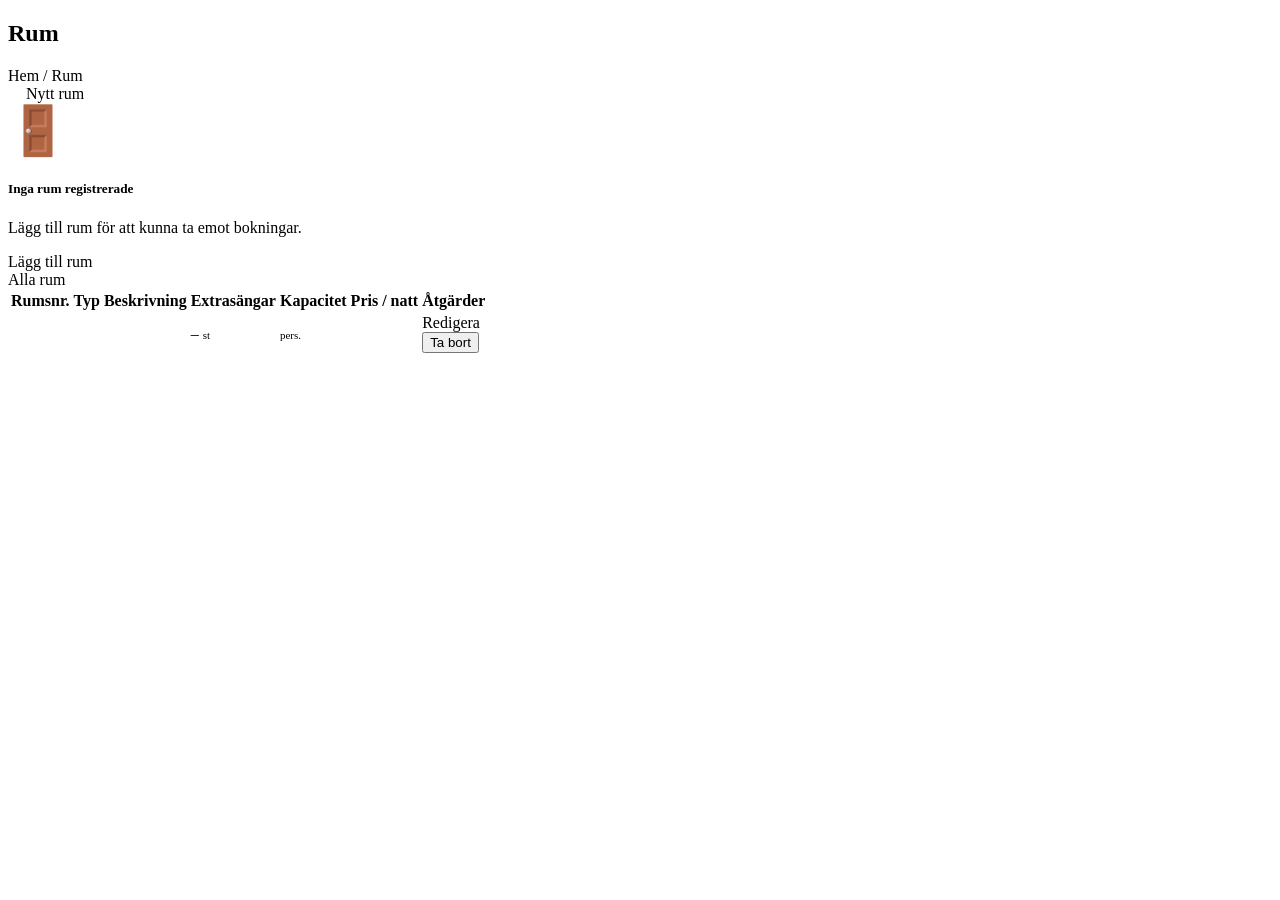
<file: src/main/resources/templates/rooms/list.html>
<!DOCTYPE html>
<html lang="sv" xmlns:th="http://www.thymeleaf.org">
<head th:replace="~{fragments/layout :: head('Rum')}"><title>Pensionat</title></head>
<body>
<nav th:replace="~{fragments/layout :: navbar}"></nav>

<div class="bk-page-bar">
    <div class="container d-flex justify-content-between align-items-center">
        <div>
            <h2><i class="bi bi-door-open me-2"></i>Rum</h2>
            <div class="bk-breadcrumb">
                <a th:href="@{/}">Hem</a>
                <span class="sep">/</span>
                <span>Rum</span>
            </div>
        </div>
        <a class="btn-nav-solid" style="padding:8px 18px" th:href="@{/rooms/new}">
            <i class="bi bi-plus-lg me-1"></i>Nytt rum
        </a>
    </div>
</div>

<main class="container py-4">
    <div th:replace="~{fragments/layout :: alerts}"></div>

    <!-- Empty state -->
    <div class="bk-card p-5 text-center" th:if="${rooms.isEmpty()}">
        <div style="font-size:3rem; margin-bottom:12px">🚪</div>
        <h5 class="fw-bold mb-2">Inga rum registrerade</h5>
        <p class="text-muted mb-3">Lägg till rum för att kunna ta emot bokningar.</p>
        <a class="btn btn-bk" th:href="@{/rooms/new}">
            <i class="bi bi-plus-lg me-1"></i>Lägg till rum
        </a>
    </div>

    <!-- Table -->
    <div class="bk-card" th:unless="${rooms.isEmpty()}">
        <div class="bk-card-header d-flex justify-content-between align-items-center">
            <span><i class="bi bi-door-open me-2" style="color:var(--bk-blue)"></i>Alla rum</span>
            <span class="text-muted" style="font-size:12px; font-weight:400"
                  th:text="${rooms.size() + ' rum'}"></span>
        </div>
        <div style="overflow-x:auto">
            <table class="bk-table">
                <thead>
                <tr>
                    <th>Rumsnr.</th>
                    <th>Typ</th>
                    <th>Beskrivning</th>
                    <th class="text-center">Extrasängar</th>
                    <th class="text-center">Kapacitet</th>
                    <th class="text-end">Pris / natt</th>
                    <th class="text-end">Åtgärder</th>
                </tr>
                </thead>
                <tbody>
                <tr th:each="r : ${rooms}">
                    <td>
                        <span class="fw-bold" style="font-size:15px" th:text="${r.roomNumber}"></span>
                    </td>
                    <td>
                        <span class="badge-type-single" th:if="${r.type.name() == 'SINGLE'}"
                              th:text="${r.type.displayName}"></span>
                        <span class="badge-type-double" th:if="${r.type.name() == 'DOUBLE'}"
                              th:text="${r.type.displayName}"></span>
                    </td>
                    <td>
                        <span class="text-muted" style="font-size:12px" th:text="${r.typeDescription}"></span>
                    </td>
                    <td class="text-center">
                        <span th:if="${r.type.name() == 'SINGLE'}" class="text-muted">–</span>
                        <span th:unless="${r.type.name() == 'SINGLE'}">
                            <span class="fw-bold" th:text="${r.extraBeds}"></span>
                            <span class="text-muted" style="font-size:11px"> st</span>
                        </span>
                    </td>
                    <td class="text-center">
                        <i class="bi bi-people" style="color:var(--bk-text-light); font-size:12px"></i>
                        <span class="fw-bold" th:text="${r.capacity}"></span>
                        <span class="text-muted" style="font-size:11px"> pers.</span>
                    </td>
                    <td class="text-end">
                        <span class="fw-bold" style="color:var(--bk-navy); font-size:15px"
                              th:text="${#numbers.formatDecimal(r.pricePerNight,1,'COMMA',0,'POINT') + ' kr'}"></span>
                    </td>
                    <td class="text-end">
                        <div class="d-flex gap-1 justify-content-end">
                            <a class="btn btn-bk btn-sm" th:href="@{/rooms/{id}/edit(id=${r.id})}">
                                <i class="bi bi-pencil me-1"></i>Redigera
                            </a>
                            <form class="d-inline" method="post"
                                  onsubmit="return confirm('Ta bort rummet?');"
                                  th:action="@{/rooms/{id}/delete(id=${r.id})}">
                                <button class="btn btn-outline-danger btn-sm" type="submit">
                                    <i class="bi bi-trash me-1"></i>Ta bort
                                </button>
                            </form>
                        </div>
                    </td>
                </tr>
                </tbody>
            </table>
        </div>
    </div>
</main>

<footer th:replace="~{fragments/layout :: footer}"></footer>
<div th:replace="~{fragments/layout :: scripts}"></div>
</body>
</html>
</file>
